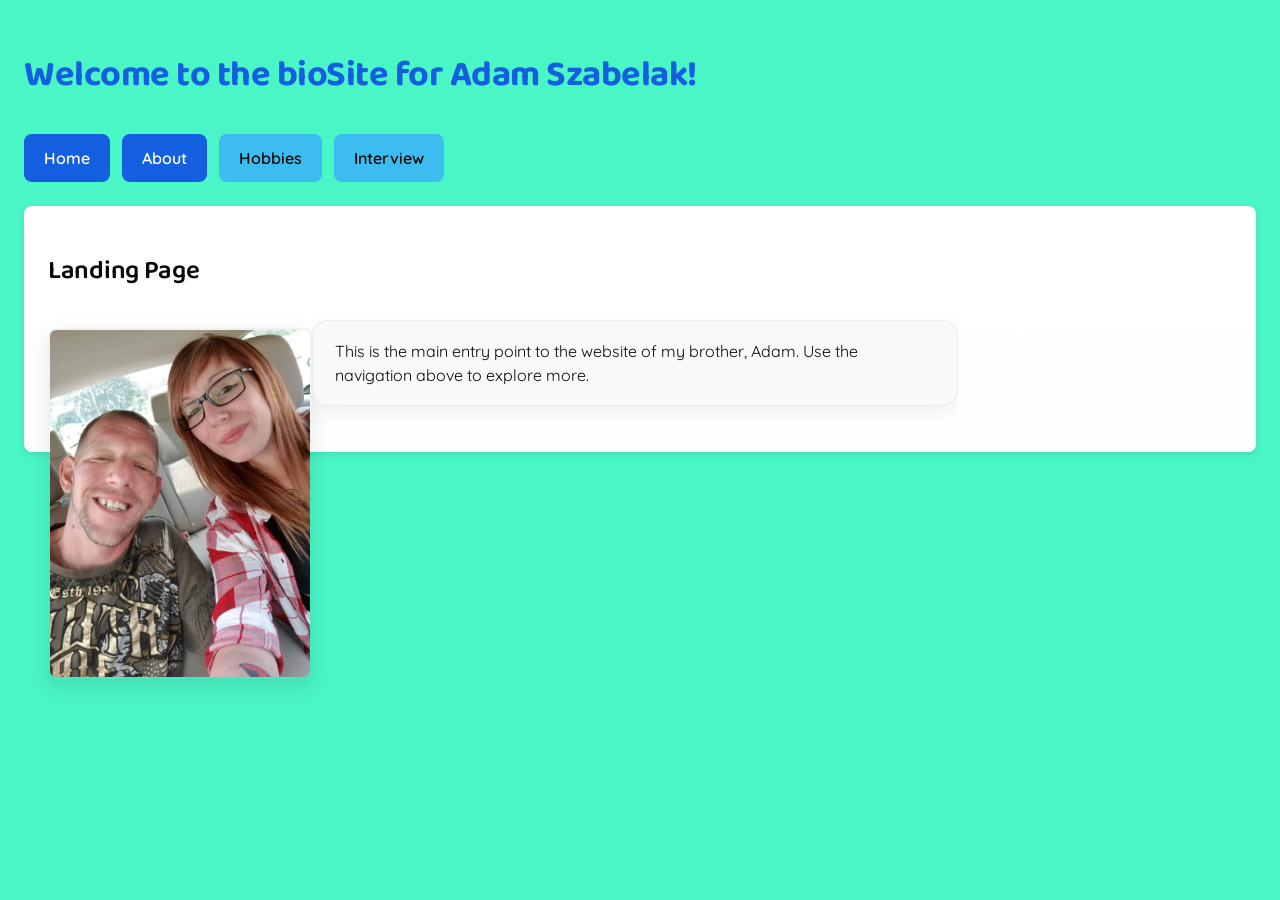
<file: index.html>
<!DOCTYPE html>
<html lang="en">
<head>
<title>CSD 340 Landing Page for bioSite</title>
<meta name="keywords"
	content="HTML, CSS">
<meta name="description"
	content="Module 6.3 Assignment">
<meta name="author"
	content="Katie Kouril">
<meta name="viewport"
	content="width=device-width, initial-scale=1.0">
<link href="https://fonts.googleapis.com/css2?family=Baloo+2:wght@400;600;700&family=Quicksand:wght@300;400;500;600&display=swap" rel="stylesheet">
<link href="Kouril_Mod6_3_stylesheet.css" type="text/css"
	rel="stylesheet">
</head>

<body>

<header>
	<h1>Welcome to the bioSite for Adam Szabelak!</h1>
</header>

<nav>
	<a href="index.html" class="primary-btn">Home</a>
	<a href="Kouril_Mod6_3_About_Page.html" class="primary-btn">About</a>
	<a href="Kouril_Mod6_3_Hobbies_Page.html" class="secondary-btn">Hobbies</a>
	<a href="Kouril_Mod6_3_Interview_Page.html" class="secondary-btn">Interview</a>
</nav>

<section class="content">

	<h2>Landing Page</h2>

	<img src="images/Florida_Trip.jpg" 
		alt="Adam Szabelak" 
		class="landing-img">

<div style="overflow: hidden; display: inline-block;">
	<p class="landing-bubble">
		This is the main entry point to the website of my brother, Adam. 
		Use the navigation above to explore more.
	</p>
</div>

</section>


</body>
</html>
</file>
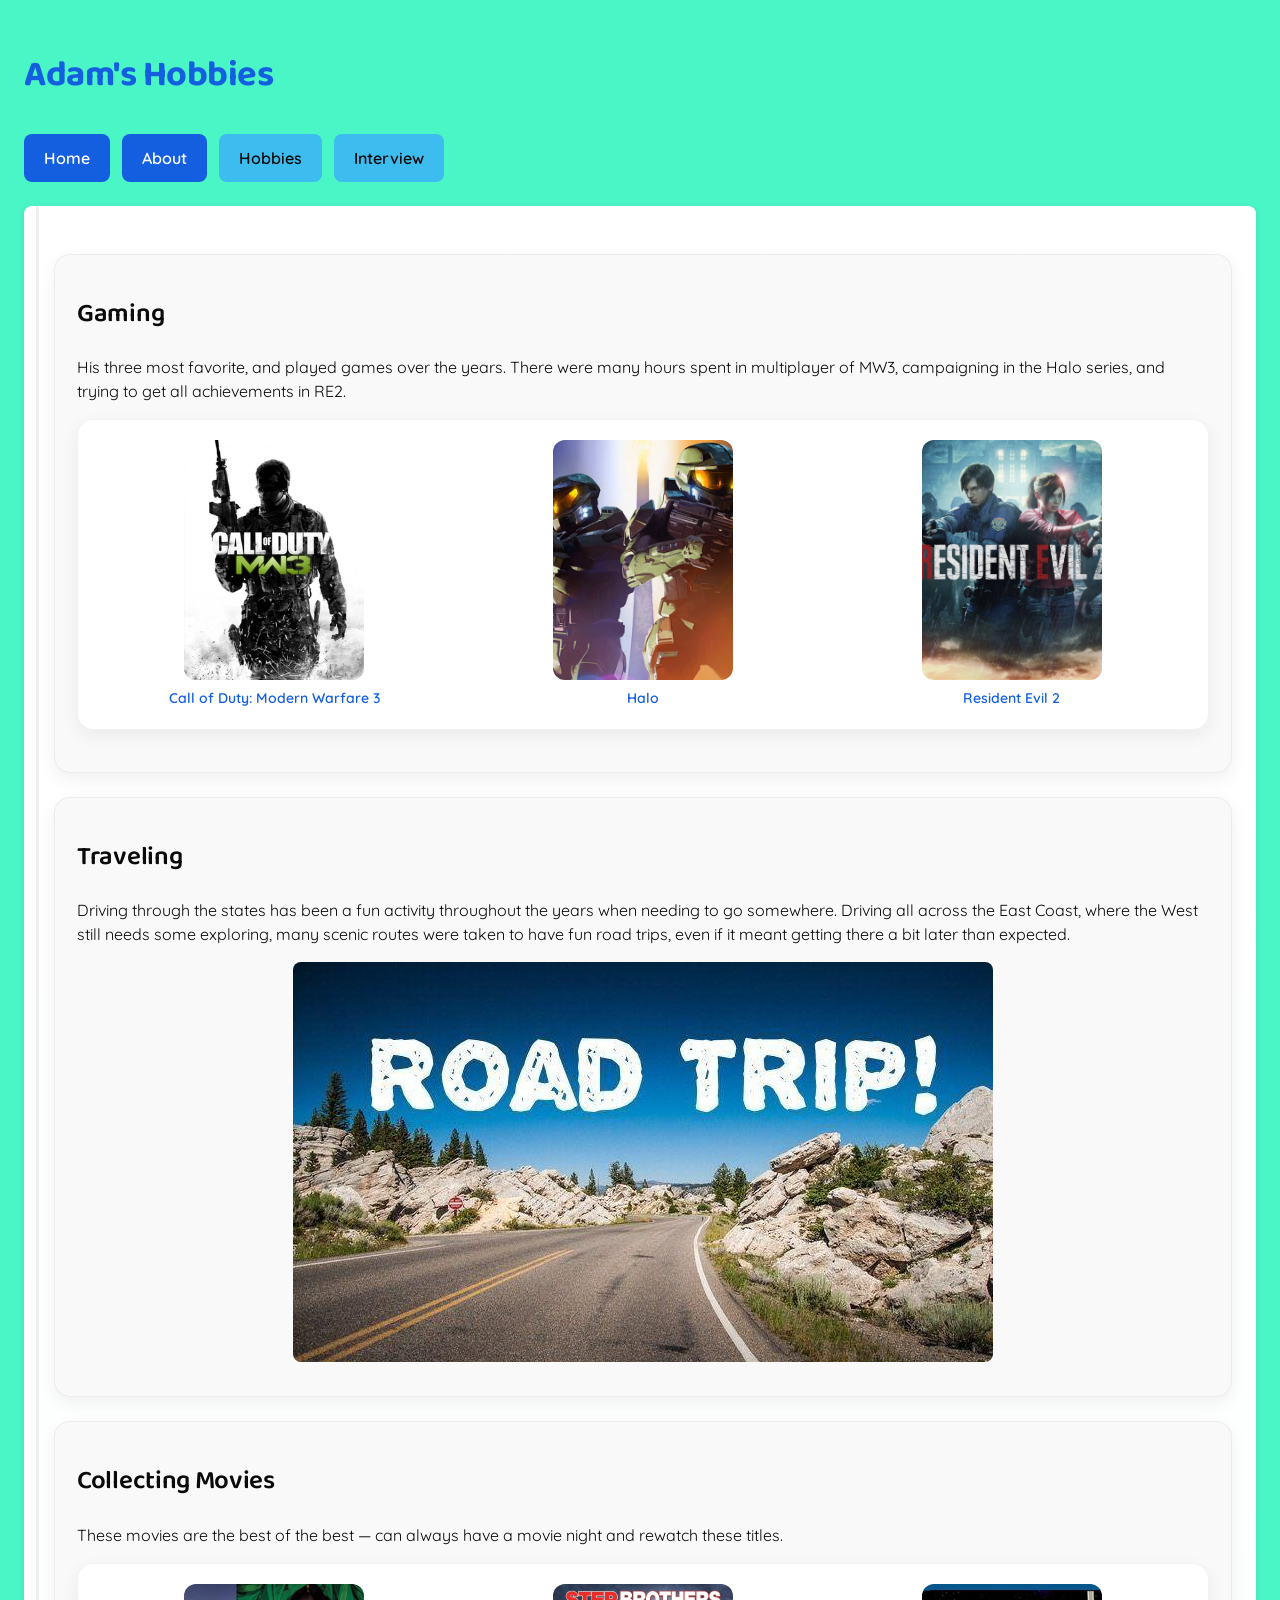
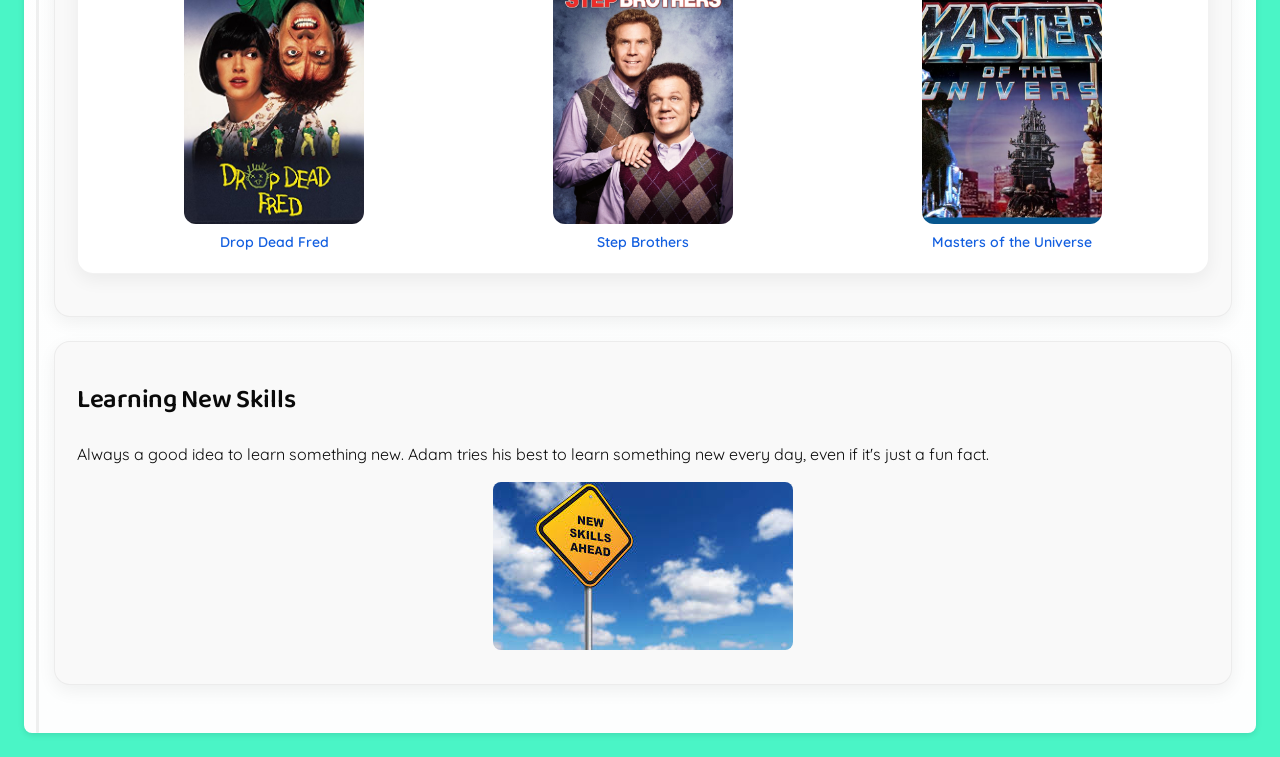
<file: Kouril_Mod6_3_Hobbies_Page.html>
<!DOCTYPE html>
<html lang="en">
<head>
<title>CSD 340 bioSite Hobbies Page</title>
<meta name="keywords" 
	content="HTML, CSS">
<meta name="description" 
	content="Module 6.3 Assignment">
<meta name="author" 
	content="Katie Kouril">
<meta name="viewport" 
	content="width=device-width, initial-scale=1.0">
<link href="https://fonts.googleapis.com/css2?family=Baloo+2:wght@400;600;700&family=Quicksand:wght@300;400;500;600&display=swap" rel="stylesheet">
<link href="Kouril_Mod6_3_stylesheet.css" type="text/css" rel="stylesheet">
</head>

<body>

<header>
	<h1>Adam's Hobbies</h1>
</header>

<nav>
	<a href="index.html" class="primary-btn">Home</a>
	<a href="Kouril_Mod6_3_About_Page.html" class="primary-btn">About</a>
	<a href="Kouril_Mod6_3_Hobbies_Page.html" class="secondary-btn">Hobbies</a>
	<a href="Kouril_Mod6_3_Interview_Page.html" class="secondary-btn">Interview</a>
</nav>

<section class="content hobby-section">

    <div class="hobby-bubble">
        <h2>Gaming</h2>

        <p>His three most favorite, and played games over the years. There were many hours spent in multiplayer of MW3, campaigning in the Halo series, and trying to get all achievements in RE2.</p>

        <div class="game-grid">

            <div class="game-item">
                <img src="images/Call_of_Duty_Modern_Warfare_3_box_art.jpg" 
                     alt="Call of Duty Modern Warfare 3" 
                     class="game-img">
                <div class="caption">Call of Duty: Modern Warfare 3</div>
            </div>

            <div class="game-item">
                <img src="images/Halo.jpg" 
                     alt="Halo" 
                     class="game-img">
                <div class="caption">Halo</div>
            </div>

            <div class="game-item">
                <img src="images/RE2.jpg" 
                     alt="Resident Evil 2" 
                     class="game-img">
                <div class="caption">Resident Evil 2</div>
            </div>

        </div>
    </div>

    <div class="hobby-bubble">
        <h2>Traveling</h2>

        <p>Driving through the states has been a fun activity throughout the years when needing to go somewhere. Driving all across the East Coast, where the West still needs some exploring, many scenic routes were taken to have fun road trips, even if it meant getting there a bit later than expected.</p>

        <img src="images/road-trip.jpg" class="wide-img">
    </div>

<div class="hobby-bubble">
    <h2>Collecting Movies</h2>

    <p>These movies are the best of the best — can always have a movie night and rewatch these titles.</p>

    <div class="game-grid">

        <div class="game-item">
            <img src="images/DDF.jpg" class="game-img" alt="Drop Dead Fred">
            <div class="caption">Drop Dead Fred</div>
        </div>

        <div class="game-item">
            <img src="images/Step_Brothers.jpg" class="game-img" alt="Step Brothers">
            <div class="caption">Step Brothers</div>
        </div>

        <div class="game-item">
            <img src="images/MOTU.jpg" class="game-img" alt="Masters of the Universe">
            <div class="caption">Masters of the Universe</div>
        </div>

    </div>
</div>


    <div class="hobby-bubble">
        <h2>Learning New Skills</h2>

        <p>Always a good idea to learn something new. Adam tries his best to learn something new every day, even if it's just a fun fact.</p>

        <img src="images/learning.jpg">
    </div>

</section>

</body>
</html>
</file>
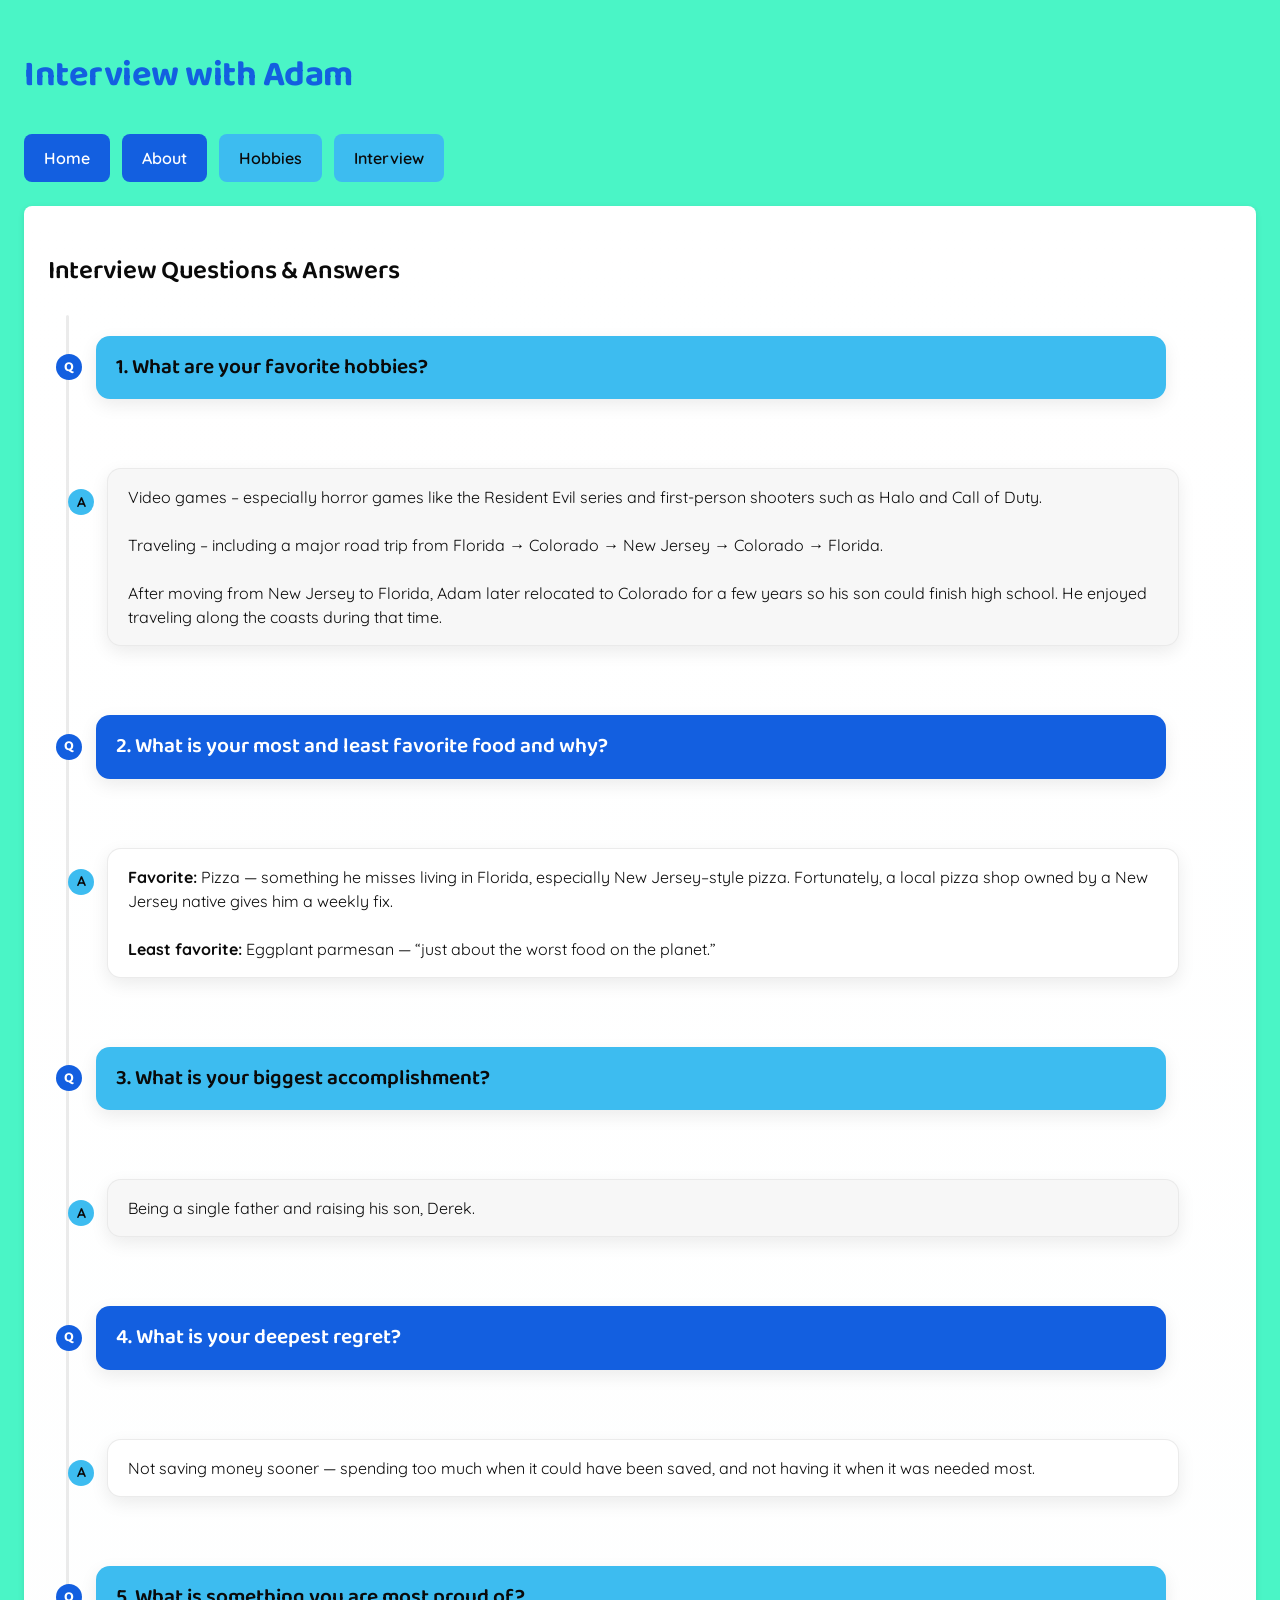
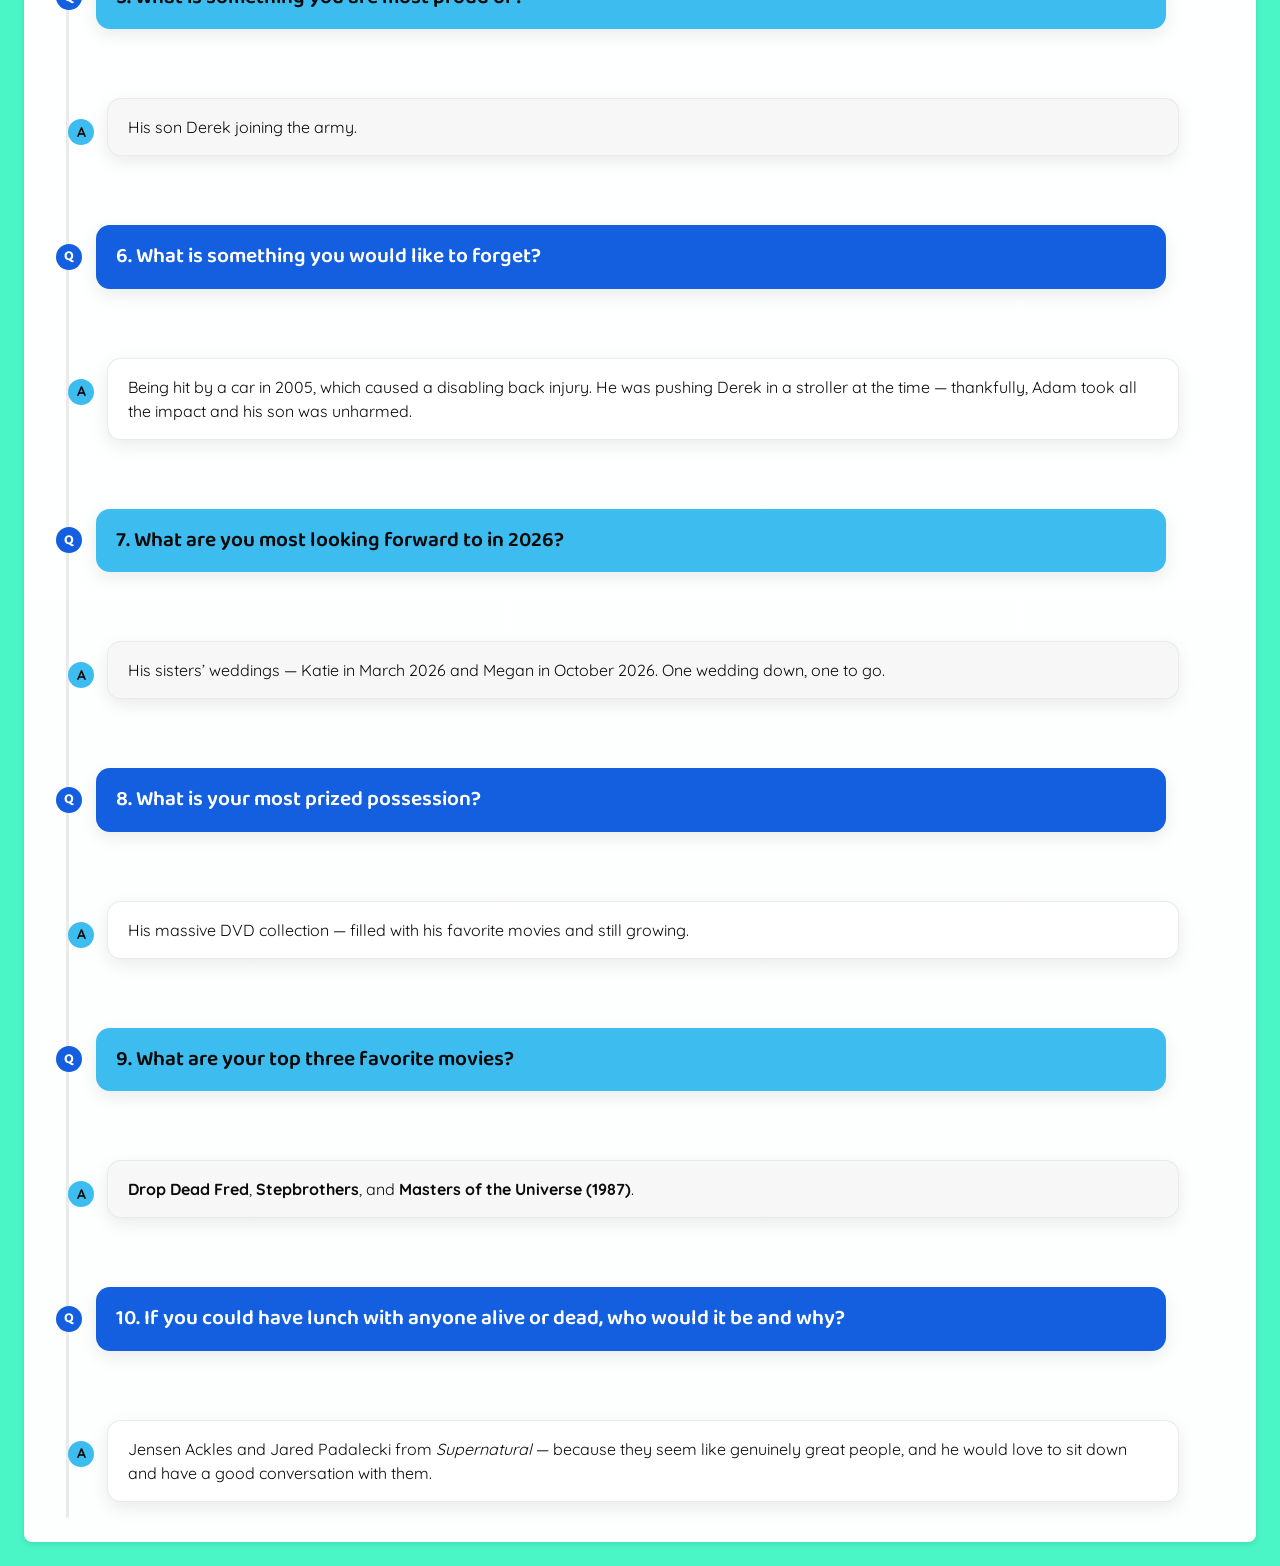
<file: Kouril_Mod6_3_Interview_Page.html>
<!DOCTYPE html>
<html lang="en">
<head>
<title>CSD 340 bioSite Interview Page</title>
<meta name="keywords" 
	content="HTML, CSS">
<meta name="description" 
	content="Interview Page for bioSite">
<meta name="author" 
	content="Katie Kouril">
<meta name="viewport" 
	content="width=device-width, initial-scale=1.0">
<link href="https://fonts.googleapis.com/css2?family=Baloo+2:wght@400;600;700&family=Quicksand:wght@300;400;500;600&display=swap" rel="stylesheet">
<link href="Kouril_Mod6_3_stylesheet.css" type="text/css" rel="stylesheet">
</head>

<body>

<header>
	<h1>Interview with Adam</h1>
</header>

<nav>
    <a href="index.html" class="primary-btn">Home</a>
    <a href="Kouril_Mod6_3_About_Page.html" class="primary-btn">About</a>
    <a href="Kouril_Mod6_3_Hobbies_Page.html" class="secondary-btn">Hobbies</a>
    <a href="Kouril_Mod6_3_Interview_Page.html" class="secondary-btn">Interview</a>
</nav>

<section class="content">
	<h2>Interview Questions & Answers</h2>

	<div class="interview">

	<h3>1. What are your favorite hobbies?</h3>
	<p>
		Video games – especially horror games like the Resident Evil series and first-person shooters such as Halo and Call of Duty.<br><br>
		Traveling – including a major road trip from Florida → Colorado → New Jersey → Colorado → Florida.<br><br>
		After moving from New Jersey to Florida, Adam later relocated to Colorado for a few years so his son could finish high school. He enjoyed traveling along the coasts during that time.
        </p>

        <h3>2. What is your most and least favorite food and why?</h3>
        <p>
		<strong>Favorite:</strong> Pizza — something he misses living in Florida, especially New Jersey–style pizza. Fortunately, a local pizza shop owned by a New Jersey native gives him a weekly fix.<br><br>
		<strong>Least favorite:</strong> Eggplant parmesan — “just about the worst food on the planet.”
        </p>

        <h3>3. What is your biggest accomplishment?</h3>
        <p>
		Being a single father and raising his son, Derek.
        </p>

        <h3>4. What is your deepest regret?</h3>
        <p>
		Not saving money sooner — spending too much when it could have been saved, and not having it when it was needed most.
        </p>

        <h3>5. What is something you are most proud of?</h3>
        <p>
		His son Derek joining the army.
        </p>

        <h3>6. What is something you would like to forget?</h3>
        <p>
		Being hit by a car in 2005, which caused a disabling back injury. He was pushing Derek in a stroller at the time — thankfully, Adam took all the impact and his son was unharmed.
        </p>

        <h3>7. What are you most looking forward to in 2026?</h3>
        <p>
		His sisters’ weddings — Katie in March 2026 and Megan in October 2026. One wedding down, one to go.
        </p>

        <h3>8. What is your most prized possession?</h3>
        <p>
		His massive DVD collection — filled with his favorite movies and still growing.
        </p>

        <h3>9. What are your top three favorite movies?</h3>
        <p>
		<strong>Drop Dead Fred</strong>, <strong>Stepbrothers</strong>, and <strong>Masters of the Universe (1987)</strong>.
        </p>

        <h3>10. If you could have lunch with anyone alive or dead, who would it be and why?</h3>
        <p>
		Jensen Ackles and Jared Padalecki from <em>Supernatural</em> — because they seem like genuinely great people, and he would love to sit down and have a good conversation with them.
        </p>

	</div>

</section>

</body>
</html>
</file>
<file: Kouril_Mod6_3_stylesheet.css>
/* ------------------------------
	GLOBAL STYLES & VARIABLES
--------------------------------*/
:root {
    --primary-blue: #135FE0;
    --accent-blue: #3DBCF0;
    --aqua: #12FBFF;
    --neon-green: #18FF77;
    --mint: #4AF5C6;

    --text-dark: #0A0A0A;

    --font-body: 'Quicksand', sans-serif;
    --font-heading: 'Baloo 2', cursive;

    --spacing-4: 4px;
    --spacing-8: 8px;
    --spacing-12: 12px;
    --spacing-16: 16px;
    --spacing-24: 24px;
    --spacing-32: 32px;
    --spacing-48: 48px;
    --spacing-64: 64px;
}

/* ------------------------------
	BASE ELEMENTS
--------------------------------*/
body {
	font-family: var(--font-body);
	font-size: 16px;
	line-height: 1.5;
	margin: 0;
	padding: var(--spacing-24);
	background-color: var(--mint);
	color: var(--text-dark);
}

header {
	margin-bottom: var(--spacing-32);
}

h1 {
	font-family: var(--font-heading);
	font-size: 36px;
	font-weight: bold;
	color: var(--primary-blue);
	letter-spacing: -0.5px;
}

h2 {
	font-family: var(--font-heading);
	font-size: 26px;
	font-weight: 600;
	letter-spacing: -0.3px;
}

h3 {
	font-family: var(--font-heading);
	font-size: 21px;
	font-weight: 600;
}

p, li {
	font-size: 16px;
}

nav {
	margin-bottom: var(--spacing-24);
	display: flex;
	gap: var(--spacing-12);
}

/* ------------------------------
	BUTTONS
--------------------------------*/
.primary-btn {
	background-color: var(--primary-blue);
	color: white;
	padding: 12px 20px;
	border-radius: 8px;
	text-decoration: none;
	font-weight: 600;
}

.primary-btn:hover {
	background-color: #0f4ec0;
}

.secondary-btn {
	background-color: var(--accent-blue);
	color: var(--text-dark);
	padding: 12px 20px;
	border-radius: 8px;
	text-decoration: none;
	font-weight: 600;
}

.secondary-btn:hover {
	background-color: #32a8d8;
}

.accent-btn {
	background-color: var(--neon-green);
	color: var(--text-dark);
	padding: 12px 20px;
	border-radius: 8px;
	text-decoration: none;
	font-weight: 600;
}

/* ------------------------------
	FORMS
--------------------------------*/
input, textarea, select {
	border: 1px solid var(--accent-blue);
	padding: var(--spacing-12);
	border-radius: 6px;
	background-color: white;
}

input:focus, textarea:focus, select:focus {
	outline: 2px solid var(--aqua);
}

label {
	font-size: 14px;
	font-weight: 600;
	color: var(--primary-blue);
}

/* Error states */
.error {
	border-color: #FF4A4A !important;
	color: #FF4A4A;
}

/* ------------------------------
	CONTENT SECTIONS
--------------------------------*/
.content {
	background: linear-gradient(180deg, #ffffff, #fdfefe);
	padding: var(--spacing-24);
	border-radius: 8px;
	box-shadow: 0 2px 6px rgba(0,0,0,0.1);
}

/* Universal responsive image rule */
img {
	max-width: 100%;
	height: auto;
	display: block;
	margin: 1rem auto;
	border-radius: 8px;
}

/* Small portrait image */
.profile-img {
	max-width: 260px;
	float: right;
	margin: 0 0 1rem 1.5rem;
	border-radius: 20px;
	border: 2px solid rgba(0,0,0,0.05);
	box-shadow: 0 8px 20px rgba(0,0,0,0.10);
	transition: all 0.25s ease;
	position: relative;
	z-index: 5;
}

.profile-img:hover {
	transform: scale(1.03);
	box-shadow: 0 12px 28px rgba(0,0,0,0.15),
		0 0 12px var(--aqua);
}

/* Wide travel photo */
.wide-img {
	max-width: 700px;
	width: 100%;
	margin: 1rem auto;
}

/* Gaming image grid */
.game-grid {
	display: grid;
	grid-template-columns: repeat(auto-fit, minmax(180px, 1fr));
	gap: 16px;
	margin-bottom: 24px;
}

/* Individual game items */
.game-item {
	text-align: center;
}

/* Consistent game image sizing */
.game-img {
	width: 180px;
	height: 240px;
	object-fit: cover;
	border-radius: 12px;
	margin: 0 auto 8px auto;
	display: block;
}

/* Captions */
.caption {
	font-size: 14px;
	font-weight: 600;
	color: var(--primary-blue);
}

/* INTERVIEW LAYOUT */
.interview {
	display: flex;
	flex-direction: column;
	gap: 2rem;
	margin-top: 1.5rem;
	position: relative;
	padding-left: 40px; /* space for icons + line */
}

/* Connecting line */
.interview::before {
	content: "";
	position: absolute;
	left: 18px;
	top: 0;
	bottom: 0;
	width: 3px;
	background: rgba(0,0,0,0.08);
	border-radius: 3px;
}

/* Base bubble style */
.interview h3,
.interview p {
	padding: 16px 20px;
	border-radius: 14px;
	max-width: 90%;
	position: relative;
	box-shadow: 0 6px 18px rgba(0,0,0,0.08);
}

/* Q ICON */
.interview h3::before {
	content: "Q";
	position: absolute;
	left: -40px;
	top: 50%;
	transform: translateY(-50%);
	background: var(--primary-blue);
	color: white;
	font-weight: bold;
	width: 26px;
	height: 26px;
	border-radius: 50%;
	display: flex;
	align-items: center;
	justify-content: center;
	font-size: 14px;
}

/* A ICON */
.interview p::before {
	content: "A";
	position: absolute;
	left: -40px;
	top: 20px;
	background: var(--accent-blue);
	color: var(--text-dark);
	font-weight: bold;
	width: 26px;
	height: 26px;
	border-radius: 50%;
	display: flex;
	align-items: center;
	justify-content: center;
	font-size: 14px;
}

/* Alternating bubble colors */
.interview h3:nth-of-type(odd) {
	background: var(--accent-blue);
	color: var(--text-dark);
}

.interview h3:nth-of-type(even) {
	background: var(--primary-blue);
	color: white;
}

.interview p:nth-of-type(odd) {
	background: #f7f7f7;
	border: 1px solid rgba(0,0,0,0.05);
}

.interview p:nth-of-type(even) {
	background: #ffffff;
	border: 1px solid rgba(0,0,0,0.08);
}

/* Slight stagger for flow */
.interview h3 {
	margin-left: 0.5rem;
}

.interview p {
	margin-left: 1.2rem;
}

/* Hover glow for questions */
.interview h3:hover {
	box-shadow: 0 8px 22px rgba(0, 0, 0, 0.15),
		0 0 12px var(--aqua);
	transform: translateY(-2px);
	transition: all 0.25s ease;
}

/* Hover glow for answers */
.interview p:hover {
	box-shadow: 0 8px 22px rgba(0, 0, 0, 0.12),
		0 0 10px var(--mint);
	transform: translateY(-2px);
	transition: all 0.25s ease;
}

img:not(.profile-img):not(.game-img):not(.wide-img) {
	margin: 1rem auto;
	border-radius: 8px;
}

.about-bubble {
	background: #f9f9f9;
	padding: 18px 22px;
	border-radius: 16px;
	margin: 1.2rem 0;
	box-shadow: 0 6px 18px rgba(0,0,0,0.06);
	border: 1px solid rgba(0,0,0,0.05);
	transition: all 0.25s ease;
}

.about-bubble:hover {
	transform: translateY(-1px);
	box-shadow: 0 10px 26px rgba(0,0,0,0.12),
		0 0 10px var(--mint);
}

.about-section .about-bubble + .about-bubble {
	margin-top: 1.5rem;
}

.hobby-bubble {
	background: #f9f9f9;
	padding: 18px 22px;
	border-radius: 16px;
	margin: 1.5rem 0;
	box-shadow: 0 6px 18px rgba(0,0,0,0.06);
	border: 1px solid rgba(0,0,0,0.05);
	transition: all 0.25s ease;
	position: relative;
}

.hobby-bubble:hover {
	transform: translateY(-2px);
	box-shadow: 0 10px 26px rgba(0,0,0,0.12),
		0 0 10px var(--mint);
}

.hobby-section {
	position: relative;
	padding-left: 30px;
}

.hobby-section::before {
	content: "";
	position: absolute;
	left: 12px;
	top: 0;
	bottom: 0;
	width: 3px;
	background: rgba(0,0,0,0.06);
	border-radius: 3px;
}

.game-grid {
	background: #ffffff;
	padding: 20px;
	border-radius: 16px;
	box-shadow: 0 6px 18px rgba(0,0,0,0.06);
	border: 1px solid rgba(0,0,0,0.05);
	transition: all 0.25s ease;
}

.game-grid:hover {
	transform: translateY(-2px);
	box-shadow: 0 10px 26px rgba(0,0,0,0.12),
		0 0 10px var(--aqua);
}

.landing-img {
	float: left;
	max-width: 260px;
	margin: 0 1.5rem 1rem 0; 
	border-radius: 16px;
	border: 2px solid rgba(0,0,0,0.05);
	box-shadow: 0 8px 20px rgba(0,0,0,0.10);
	transition: all 0.25s ease;
}

.landing-img:hover {
	transform: scale(1.03);
	box-shadow: 0 12px 28px rgba(0,0,0,0.15),
		0 0 12px var(--aqua);
}

.landing-bubble {
	background: #f9f9f9;
	padding: 18px 22px;
	border-radius: 16px;
	box-shadow: 0 6px 18px rgba(0,0,0,0.06);
	border: 1px solid rgba(0,0,0,0.05);
	margin-top: 0.5rem;
	display: inline-block;
	max-width: 600px;
	clear: both;
	float: none;
}
</file>
